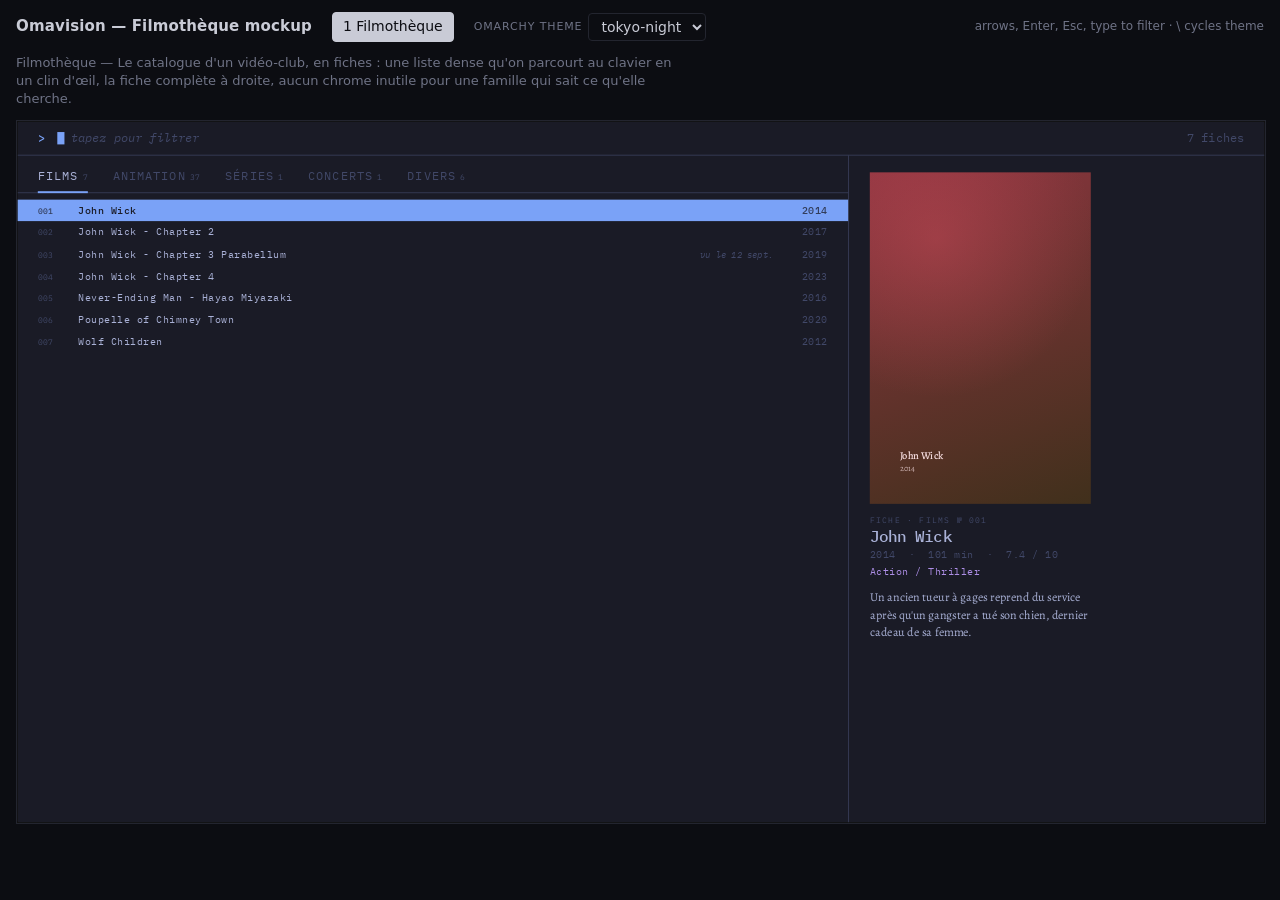
<file: docs/mockups/filmotheque/index.html>
<!doctype html><html><head><meta charset="utf-8"><title>Omavision — Filmothèque mockup</title>
<script>window.OMV={_v:[],register(v){this._v.push(v)}};</script>
<link rel="stylesheet" href="shell.css"><link rel="stylesheet" href="v2.css"></head><body>
<div class="chrome"><h1>Omavision — Filmothèque mockup</h1><div class="group" id="variants"></div>
<div class="group"><label for="theme">Omarchy theme</label><select id="theme"></select></div>
<div class="help">arrows, Enter, Esc, type to filter · \ cycles theme</div><div class="thesis" id="thesis"></div></div>
<div class="viewport" id="viewport"><div class="stage" id="stage" tabindex="0"></div><div class="toast" id="toast"></div></div>
<script src="data.js"></script><script src="themes.js"></script><script src="v2.js"></script><script src="shell.js"></script>
</body></html>
</file>
<file: docs/mockups/filmotheque/shell.css>
:root{--bg:#1a1b26;--surface:#24283b;--surface2:#2f3549;--text:#c0caf5;--muted:#565f89;--accent:#7aa2f7;--accent2:#bb9af7;--border:#3b4261;
  --chrome-bg:#0c0d12;--chrome-text:#c9cbd6;--chrome-muted:#6f7386;--chrome-border:#23252f;}
html,body{height:100%}
body{margin:0;background:var(--chrome-bg);color:var(--chrome-text);font:14px/1.4 ui-sans-serif,system-ui,sans-serif;padding-inline:16px;padding-block:12px;box-sizing:border-box}
.chrome{display:flex;flex-wrap:wrap;align-items:center;gap:12px 20px;margin-bottom:12px}
.chrome h1{font-size:15px;font-weight:600;margin:0;letter-spacing:.01em}
.chrome .group{display:flex;align-items:center;gap:6px;flex-wrap:wrap}
.chrome label{font-size:11px;text-transform:uppercase;letter-spacing:.08em;color:var(--chrome-muted)}
.chrome button{background:transparent;color:var(--chrome-text);border:1px solid var(--chrome-border);border-radius:4px;padding:4px 10px;font:inherit;cursor:pointer}
.chrome button[aria-pressed="true"]{background:var(--chrome-text);color:var(--chrome-bg);border-color:var(--chrome-text)}
.chrome button:focus-visible{outline:2px solid #fff;outline-offset:2px}
.chrome select{background:var(--chrome-bg);color:var(--chrome-text);border:1px solid var(--chrome-border);border-radius:4px;padding:4px 8px;font:inherit}
.chrome .help{color:var(--chrome-muted);font-size:12px;margin-left:auto}
.chrome .thesis{flex-basis:100%;color:var(--chrome-muted);font-size:13px;max-width:80ch}
.viewport{width:100%;max-width:100%;aspect-ratio:16/9;position:relative;overflow:hidden;border:1px solid var(--chrome-border);background:var(--bg)}
.stage{position:absolute;left:0;top:0;width:1920px;height:1080px;transform-origin:0 0;background:var(--bg);color:var(--text);font-size:24px;line-height:1.35;overflow:hidden}
.stage *{box-sizing:border-box}
.stage :focus{outline:none}
.toast{position:absolute;left:50%;bottom:4%;transform:translateX(-50%);background:var(--surface);color:var(--text);border:1px solid var(--border);padding:.5rem 1rem;border-radius:.4rem;font:1rem/1.3 ui-monospace,SFMono-Regular,Menlo,monospace;opacity:0;transition:opacity .2s;pointer-events:none;max-width:90%;white-space:nowrap;overflow:hidden;text-overflow:ellipsis}
.toast.show{opacity:1}
/* Base placeholder poster. Variants may restyle .poster inside their own scope. */
.poster{position:relative;aspect-ratio:2/3;width:100%;border-radius:.25rem;overflow:hidden;
  background:linear-gradient(160deg,hsl(var(--hue) 45% 38%),hsl(calc(var(--hue) + 40) 40% 18%));
  color:hsl(var(--hue) 60% 92%);display:flex;flex-direction:column;justify-content:flex-end;padding:8%;font-size:1rem;line-height:1.15;font-weight:600;text-wrap:balance;word-break:break-word}
.poster::before{content:"";position:absolute;inset:0;background:radial-gradient(120% 80% at 30% 20%,hsl(var(--hue) 70% 60% / .35),transparent 60%)}
.poster .year{display:block;font-weight:400;font-size:.8em;opacity:.75;margin-top:.3em}
.poster.show::after{content:"";position:absolute;inset:6% 6% auto auto;width:.9rem;height:.9rem;border-radius:50%;background:hsl(var(--hue) 60% 92% / .8)}
@media (prefers-reduced-motion:reduce){.stage *{transition:none!important;animation:none!important}}
@media (max-width:640px){.chrome .help{display:none}}
</file>
<file: docs/mockups/filmotheque/v2.css>
/* v2 — Filmothèque. Mono catalog, hairlines, no radius anywhere. Colour comes only from the Omarchy tokens. */
.stage.v2 {
  --mono: "IBM Plex Mono", "Courier Prime", ui-monospace, SFMono-Regular, Menlo, Consolas, monospace;
  --serif: "Alegreya", "Palatino Linotype", "Book Antiqua", Georgia, serif;
  --hair: 1px solid var(--border);
  --row: 2.1rem;
  display: grid;
  grid-template-rows: auto 1fr;
  grid-template-columns: 1280px 1fr;
  font-family: var(--mono);
  font-size: 1rem;
  background: var(--bg);
  color: var(--text);
}

/* ---- search prompt ---- */
.stage.v2 .prompt {
  grid-column: 1 / -1;
  display: flex; align-items: baseline; gap: .6rem;
  padding: .9rem 2rem .8rem;
  border-bottom: var(--hair);
  font-size: 1.15rem;
  font-variant-numeric: tabular-nums;
}
.stage.v2 .prompt .chev { color: var(--accent); font-weight: 500; }
.stage.v2 .prompt .q { white-space: pre; }
.stage.v2 .prompt .caret {
  display: inline-block; width: .6em; height: 1.05em; background: var(--accent);
  align-self: center; animation: v2-blink 1.1s steps(1) infinite;
}
.stage.v2 .prompt .hint { color: var(--muted); font-style: italic; }
.stage.v2 .prompt .count { margin-left: auto; color: var(--muted); }
@keyframes v2-blink { 50% { opacity: 0; } }

/* ---- left: tabs + list ---- */
.stage.v2 .left {
  display: flex; flex-direction: column; min-height: 0;
  border-right: var(--hair);
}
.stage.v2 .tabs {
  display: flex; gap: 2.4rem; align-items: baseline;
  padding: 1.1rem 2rem 0;
  border-bottom: var(--hair);
  font-size: 1.15rem; text-transform: uppercase; letter-spacing: .08em;
}
.stage.v2 .tab { color: var(--muted); padding-bottom: .8rem; border-bottom: 3px solid transparent; margin-bottom: -1px; }
.stage.v2 .tab.on { color: var(--text); border-bottom-color: var(--accent); }
.stage.v2 .tab small { font-size: .7em; margin-left: .5em; color: var(--muted); letter-spacing: 0; }
.stage.v2 .crumb { color: var(--accent); margin-left: auto; text-transform: none; letter-spacing: 0; padding-bottom: .8rem; }

.stage.v2 .list {
  flex: 1; min-height: 0; overflow: hidden;
  padding: .6rem 0 .6rem;
  font-variant-numeric: tabular-nums;
}
.stage.v2 .row {
  display: grid;
  grid-template-columns: 4ch 1.4rem 1fr auto 6ch;
  align-items: baseline;
  height: var(--row); line-height: var(--row);
  padding: 0 2rem;
  white-space: nowrap;
}
.stage.v2 .row > * { overflow: hidden; text-overflow: ellipsis; }
.stage.v2 .row .num { color: var(--muted); font-size: .8em; }
.stage.v2 .row .mark { color: var(--accent2); font-size: .6em; }
.stage.v2 .row .seen { color: var(--muted); font-size: .85em; padding-right: 1.5rem; font-style: italic; }
.stage.v2 .row .year { text-align: right; color: var(--muted); }
.stage.v2 .row .code { color: var(--muted); }
.stage.v2 .row.ep .title { padding-left: 1rem; }
.stage.v2 .row.focus {
  background: var(--accent); color: var(--bg); font-weight: 500;
}
.stage.v2 .row.focus > *, .stage.v2 .row.focus .code { color: var(--bg); }
.stage.v2 .row.focus .num, .stage.v2 .row.focus .seen, .stage.v2 .row.focus .year { opacity: .75; }
.stage.v2 .season {
  padding: 1rem 2rem .3rem; margin-top: .4rem;
  color: var(--text); text-transform: uppercase; letter-spacing: .08em; font-size: .9em;
  border-bottom: var(--hair);
}
.stage.v2 .season small { color: var(--muted); margin-left: 1em; letter-spacing: 0; text-transform: none; }
.stage.v2 .season:first-child { margin-top: 0; }
.stage.v2 .empty { padding: 2rem; color: var(--muted); font-style: italic; }

/* ---- right: the fiche ---- */
.stage.v2 .right { min-height: 0; overflow: hidden; }
.stage.v2 .fiche { padding: 1.6rem 2rem; height: 100%; }
.stage.v2 .card { display: flex; flex-direction: column; gap: 1rem; height: 100%; }
.stage.v2 .card .poster { width: 340px; border-radius: 0; flex: none; font-family: var(--serif); font-weight: 500; }
.stage.v2 .text { min-height: 0; overflow: hidden; }
.stage.v2 .label { color: var(--muted); font-size: .8em; text-transform: uppercase; letter-spacing: .12em; }
.stage.v2 h2 {
  margin: .2rem 0 .3rem; font-size: 1.5rem; line-height: 1.15; font-weight: 500;
  text-wrap: balance;
}
.stage.v2 .facts { color: var(--muted); font-variant-numeric: tabular-nums; }
.stage.v2 .genres { color: var(--accent2); margin-top: .2rem; }
.stage.v2 .epline { display: flex; gap: 1rem; align-items: baseline; margin-top: .8rem; padding-top: .8rem; border-top: var(--hair); }
.stage.v2 .epline .code { color: var(--accent); font-weight: 500; }
.stage.v2 .epline .eptitle { font-family: var(--serif); font-size: 1.05rem; }
.stage.v2 .seenline { color: var(--muted); font-style: italic; font-size: .85em; margin-top: .3rem; }
.stage.v2 .synopsis {
  font-family: var(--serif); font-size: 1.15rem; line-height: 1.45;
  margin: 1rem 0 0; max-width: 34ch;
}
.stage.v2 .muted { color: var(--muted); font-style: italic; }

@media (prefers-reduced-motion: reduce) {
  .stage.v2 .prompt .caret { animation: none; }
}
</file>
